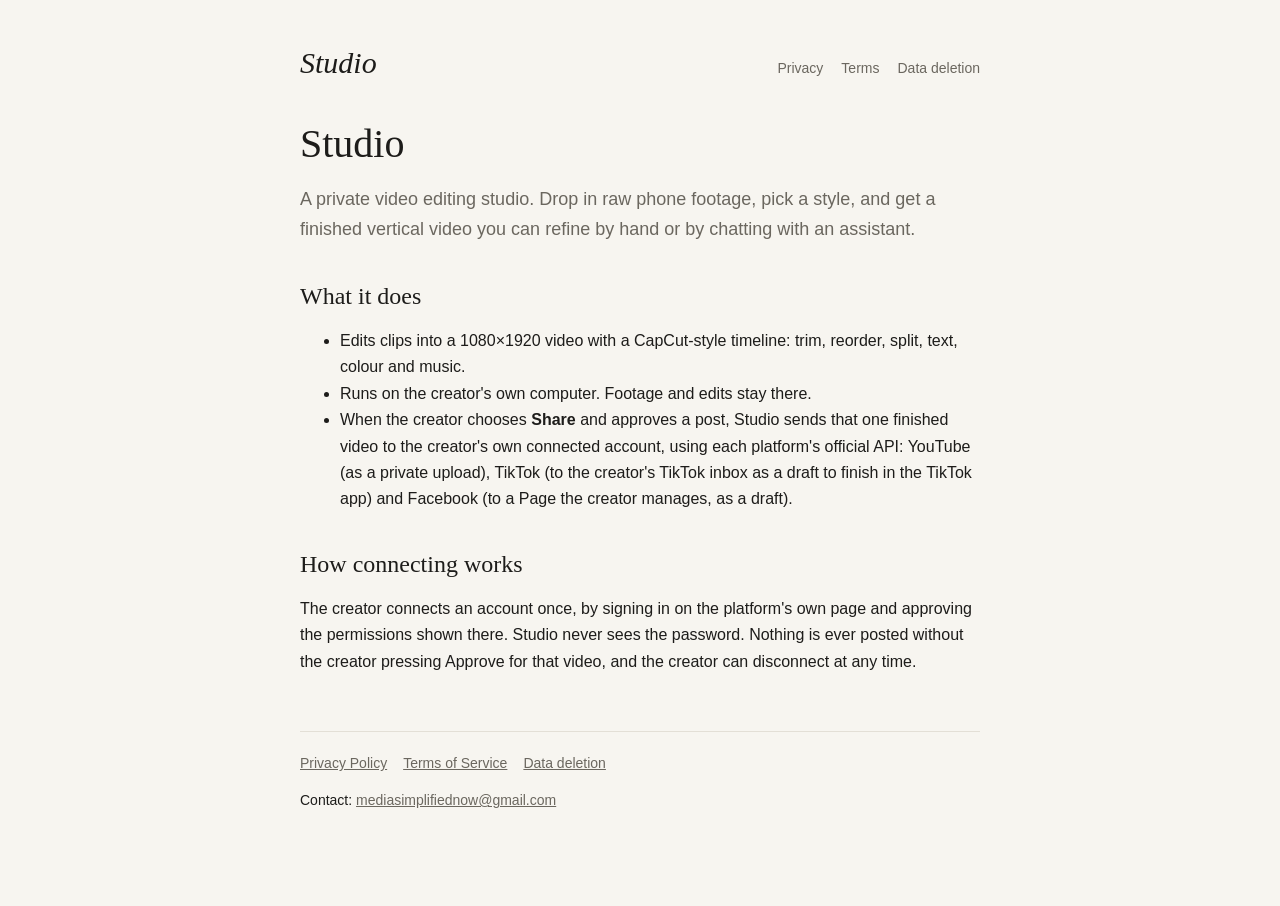
<file: index.html>
<!doctype html><html lang="en"><head><meta charset="utf-8"><meta name="viewport" content="width=device-width,initial-scale=1"><title>Studio</title><meta name="description" content="Studio is a private video editing studio that turns raw phone footage into finished short videos."><link rel="stylesheet" href="style.css"></head><body><main>
<header><a class="logo" href="./">Studio</a><nav><a href="privacy.html">Privacy</a><a href="terms.html">Terms</a><a href="data-deletion.html">Data deletion</a></nav></header>
<h1>Studio</h1>
<p class="lede">A private video editing studio. Drop in raw phone footage, pick a style, and get a finished vertical video you can refine by hand or by chatting with an assistant.</p>
<h2>What it does</h2>
<ul>
<li>Edits clips into a 1080×1920 video with a CapCut-style timeline: trim, reorder, split, text, colour and music.</li>
<li>Runs on the creator's own computer. Footage and edits stay there.</li>
<li>When the creator chooses <b>Share</b> and approves a post, Studio sends that one finished video to the creator's own connected account, using each platform's official API: YouTube (as a private upload), TikTok (to the creator's TikTok inbox as a draft to finish in the TikTok app) and Facebook (to a Page the creator manages, as a draft).</li>
</ul>
<h2>How connecting works</h2>
<p>The creator connects an account once, by signing in on the platform's own page and approving the permissions shown there. Studio never sees the password. Nothing is ever posted without the creator pressing Approve for that video, and the creator can disconnect at any time.</p>
<footer><a href="privacy.html">Privacy Policy</a><a href="terms.html">Terms of Service</a><a href="data-deletion.html">Data deletion</a><p>Contact: <a href="mailto:mediasimplifiednow@gmail.com">mediasimplifiednow@gmail.com</a></p></footer>
</main></body></html>
</file>
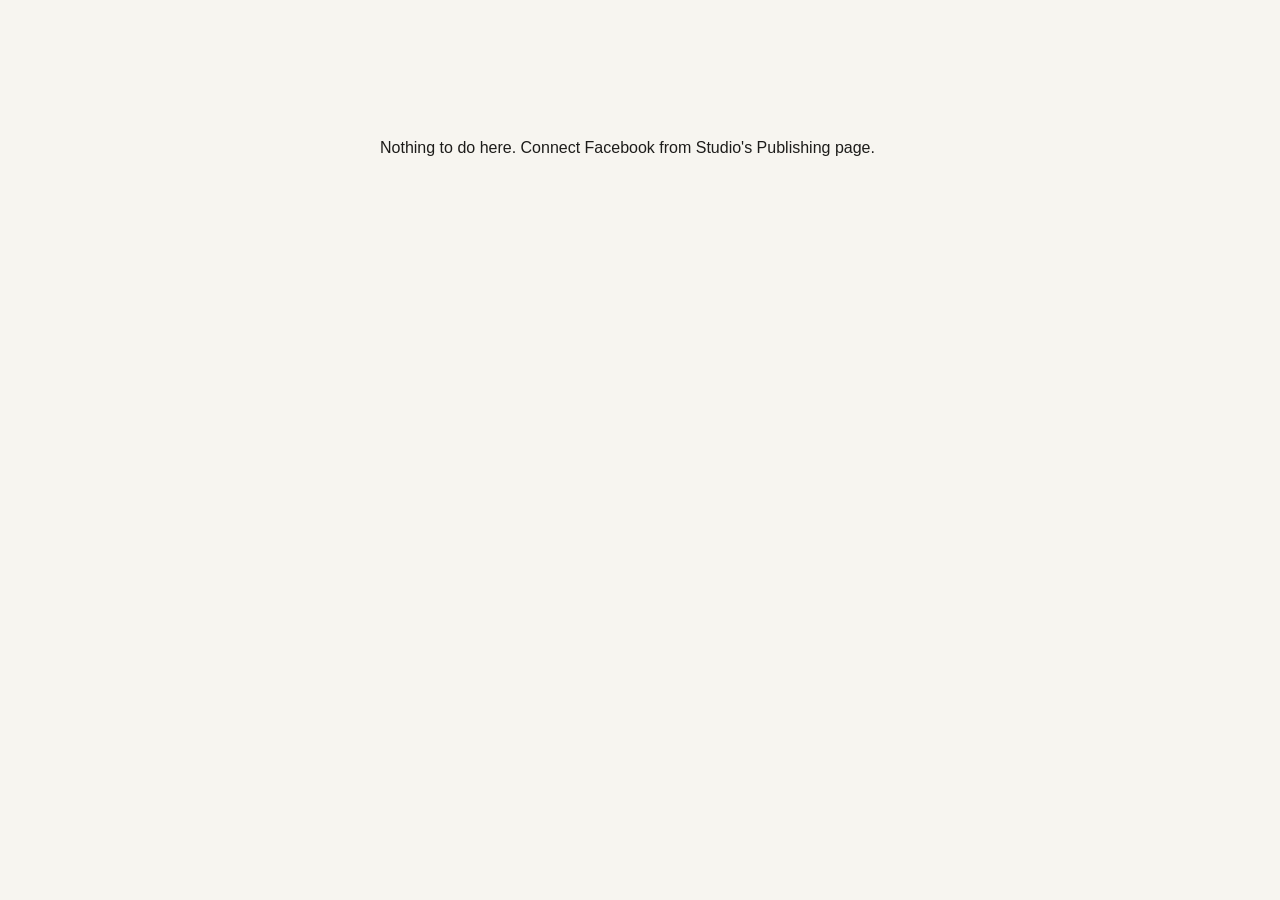
<file: connect/meta/index.html>
<!doctype html>
<html lang="en">
<head>
<meta charset="utf-8">
<meta name="viewport" content="width=device-width,initial-scale=1">
<meta name="referrer" content="no-referrer">
<title>Returning to Studio</title>
<style>body{margin:0;font:16px/1.6 -apple-system,BlinkMacSystemFont,sans-serif;background:#f7f5f0;color:#1d1c1a}main{max-width:520px;margin:15vh auto;padding:0 20px}a{color:inherit}</style>
</head>
<body>
<main>
<p id="msg">Returning to Studio on your computer…</p>
</main>
<script>
// Facebook sends you back here after you approve Studio (Facebook needs a fixed https address).
// This page only forwards Facebook's one-time sign-in code to the Studio running on your own computer.
// It stores nothing, loads nothing else and sends nothing anywhere else.
(function () {
  var STUDIO = "http://127.0.0.1:8765/api/publish/meta/callback";
  var q = new URLSearchParams(location.search);
  var ok = q.has("state") && (q.has("code") || q.has("error"));
  var msg = document.getElementById("msg");
  if (!ok) { msg.textContent = "Nothing to do here. Connect Facebook from Studio's Publishing page."; return; }
  var keep = new URLSearchParams();
  ["code", "state", "error", "error_reason", "error_description"].forEach(function (k) { if (q.has(k)) keep.set(k, q.get(k)); });
  history.replaceState(null, "", location.pathname);          // don't leave the code in this page's history entry
  location.replace(STUDIO + "?" + keep.toString());
  setTimeout(function () {
    msg.innerHTML = "If nothing happened, make sure Studio is running on this computer, then <a href=\"" +
      STUDIO + "?" + keep.toString().replace(/"/g, "") + "\">continue to Studio</a>.";
  }, 4000);
})();
</script>
</body>
</html>
</file>
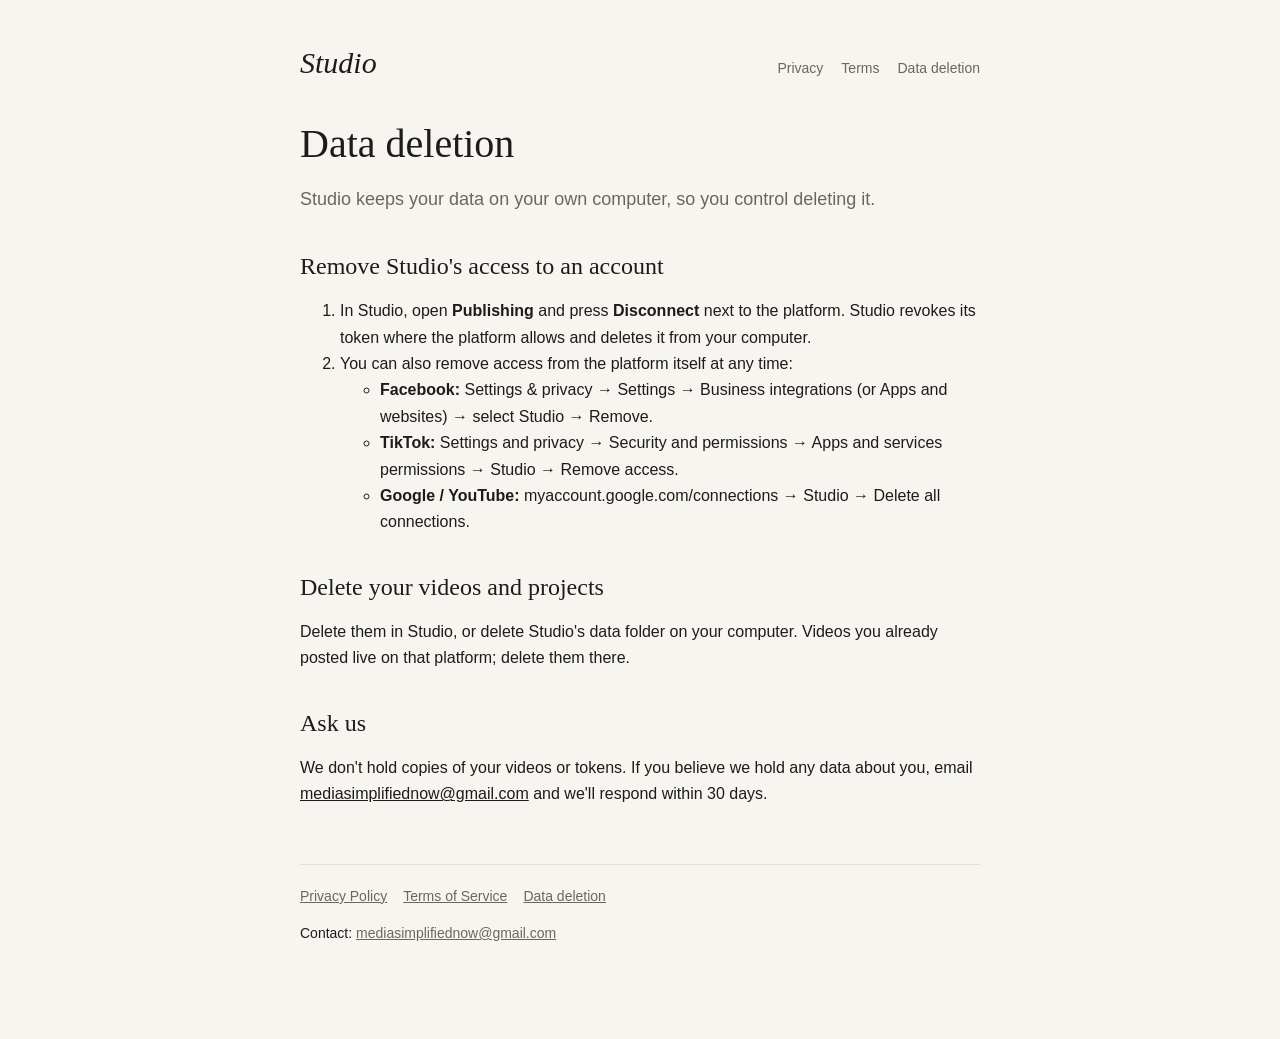
<file: data-deletion.html>
<!doctype html><html lang="en"><head><meta charset="utf-8"><meta name="viewport" content="width=device-width,initial-scale=1"><title>Data deletion · Studio</title><meta name="description" content="How to delete your data and remove Studio's access."><link rel="stylesheet" href="style.css"></head><body><main>
<header><a class="logo" href="./">Studio</a><nav><a href="privacy.html">Privacy</a><a href="terms.html">Terms</a><a href="data-deletion.html">Data deletion</a></nav></header>
<h1>Data deletion</h1>
<p class="lede">Studio keeps your data on your own computer, so you control deleting it.</p>
<h2>Remove Studio's access to an account</h2>
<ol>
<li>In Studio, open <b>Publishing</b> and press <b>Disconnect</b> next to the platform. Studio revokes its token where the platform allows and deletes it from your computer.</li>
<li>You can also remove access from the platform itself at any time:
<ul>
<li><b>Facebook:</b> Settings &amp; privacy → Settings → Business integrations (or Apps and websites) → select Studio → Remove.</li>
<li><b>TikTok:</b> Settings and privacy → Security and permissions → Apps and services permissions → Studio → Remove access.</li>
<li><b>Google / YouTube:</b> myaccount.google.com/connections → Studio → Delete all connections.</li>
</ul></li>
</ol>
<h2>Delete your videos and projects</h2>
<p>Delete them in Studio, or delete Studio's data folder on your computer. Videos you already posted live on that platform; delete them there.</p>
<h2>Ask us</h2>
<p>We don't hold copies of your videos or tokens. If you believe we hold any data about you, email <a href="mailto:mediasimplifiednow@gmail.com">mediasimplifiednow@gmail.com</a> and we'll respond within 30 days.</p>
<footer><a href="privacy.html">Privacy Policy</a><a href="terms.html">Terms of Service</a><a href="data-deletion.html">Data deletion</a><p>Contact: <a href="mailto:mediasimplifiednow@gmail.com">mediasimplifiednow@gmail.com</a></p></footer>
</main></body></html>
</file>
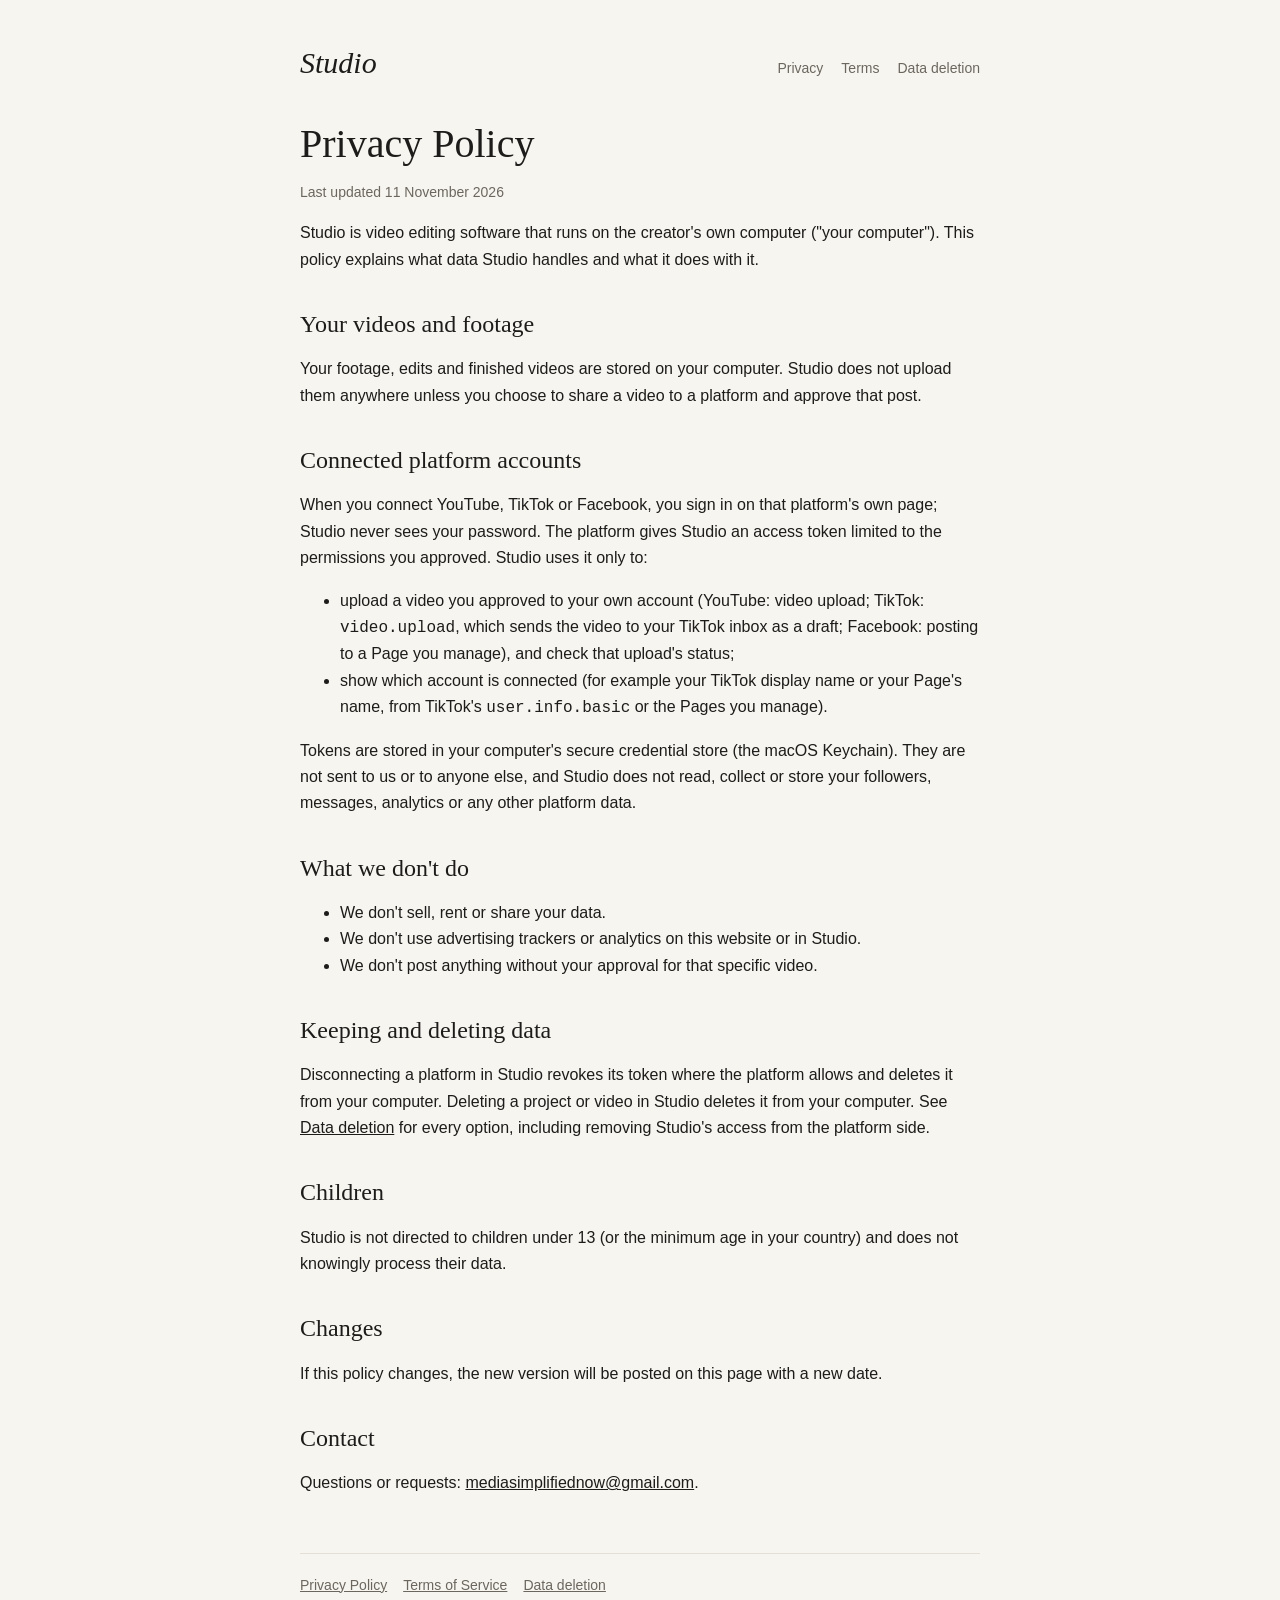
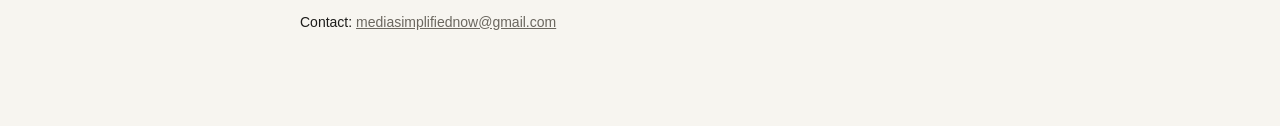
<file: privacy.html>
<!doctype html><html lang="en"><head><meta charset="utf-8"><meta name="viewport" content="width=device-width,initial-scale=1"><title>Privacy Policy · Studio</title><meta name="description" content="How Studio handles your data."><link rel="stylesheet" href="style.css"></head><body><main>
<header><a class="logo" href="./">Studio</a><nav><a href="privacy.html">Privacy</a><a href="terms.html">Terms</a><a href="data-deletion.html">Data deletion</a></nav></header>
<h1>Privacy Policy</h1>
<p class="meta">Last updated 11 November 2026</p>
<p>Studio is video editing software that runs on the creator's own computer ("your computer"). This policy explains what data Studio handles and what it does with it.</p>
<h2>Your videos and footage</h2>
<p>Your footage, edits and finished videos are stored on your computer. Studio does not upload them anywhere unless you choose to share a video to a platform and approve that post.</p>
<h2>Connected platform accounts</h2>
<p>When you connect YouTube, TikTok or Facebook, you sign in on that platform's own page; Studio never sees your password. The platform gives Studio an access token limited to the permissions you approved. Studio uses it only to:</p>
<ul>
<li>upload a video you approved to your own account (YouTube: video upload; TikTok: <code>video.upload</code>, which sends the video to your TikTok inbox as a draft; Facebook: posting to a Page you manage), and check that upload's status;</li>
<li>show which account is connected (for example your TikTok display name or your Page's name, from TikTok's <code>user.info.basic</code> or the Pages you manage).</li>
</ul>
<p>Tokens are stored in your computer's secure credential store (the macOS Keychain). They are not sent to us or to anyone else, and Studio does not read, collect or store your followers, messages, analytics or any other platform data.</p>
<h2>What we don't do</h2>
<ul>
<li>We don't sell, rent or share your data.</li>
<li>We don't use advertising trackers or analytics on this website or in Studio.</li>
<li>We don't post anything without your approval for that specific video.</li>
</ul>
<h2>Keeping and deleting data</h2>
<p>Disconnecting a platform in Studio revokes its token where the platform allows and deletes it from your computer. Deleting a project or video in Studio deletes it from your computer. See <a href="data-deletion.html">Data deletion</a> for every option, including removing Studio's access from the platform side.</p>
<h2>Children</h2>
<p>Studio is not directed to children under 13 (or the minimum age in your country) and does not knowingly process their data.</p>
<h2>Changes</h2>
<p>If this policy changes, the new version will be posted on this page with a new date.</p>
<h2>Contact</h2>
<p>Questions or requests: <a href="mailto:mediasimplifiednow@gmail.com">mediasimplifiednow@gmail.com</a>.</p>
<footer><a href="privacy.html">Privacy Policy</a><a href="terms.html">Terms of Service</a><a href="data-deletion.html">Data deletion</a><p>Contact: <a href="mailto:mediasimplifiednow@gmail.com">mediasimplifiednow@gmail.com</a></p></footer>
</main></body></html>
</file>
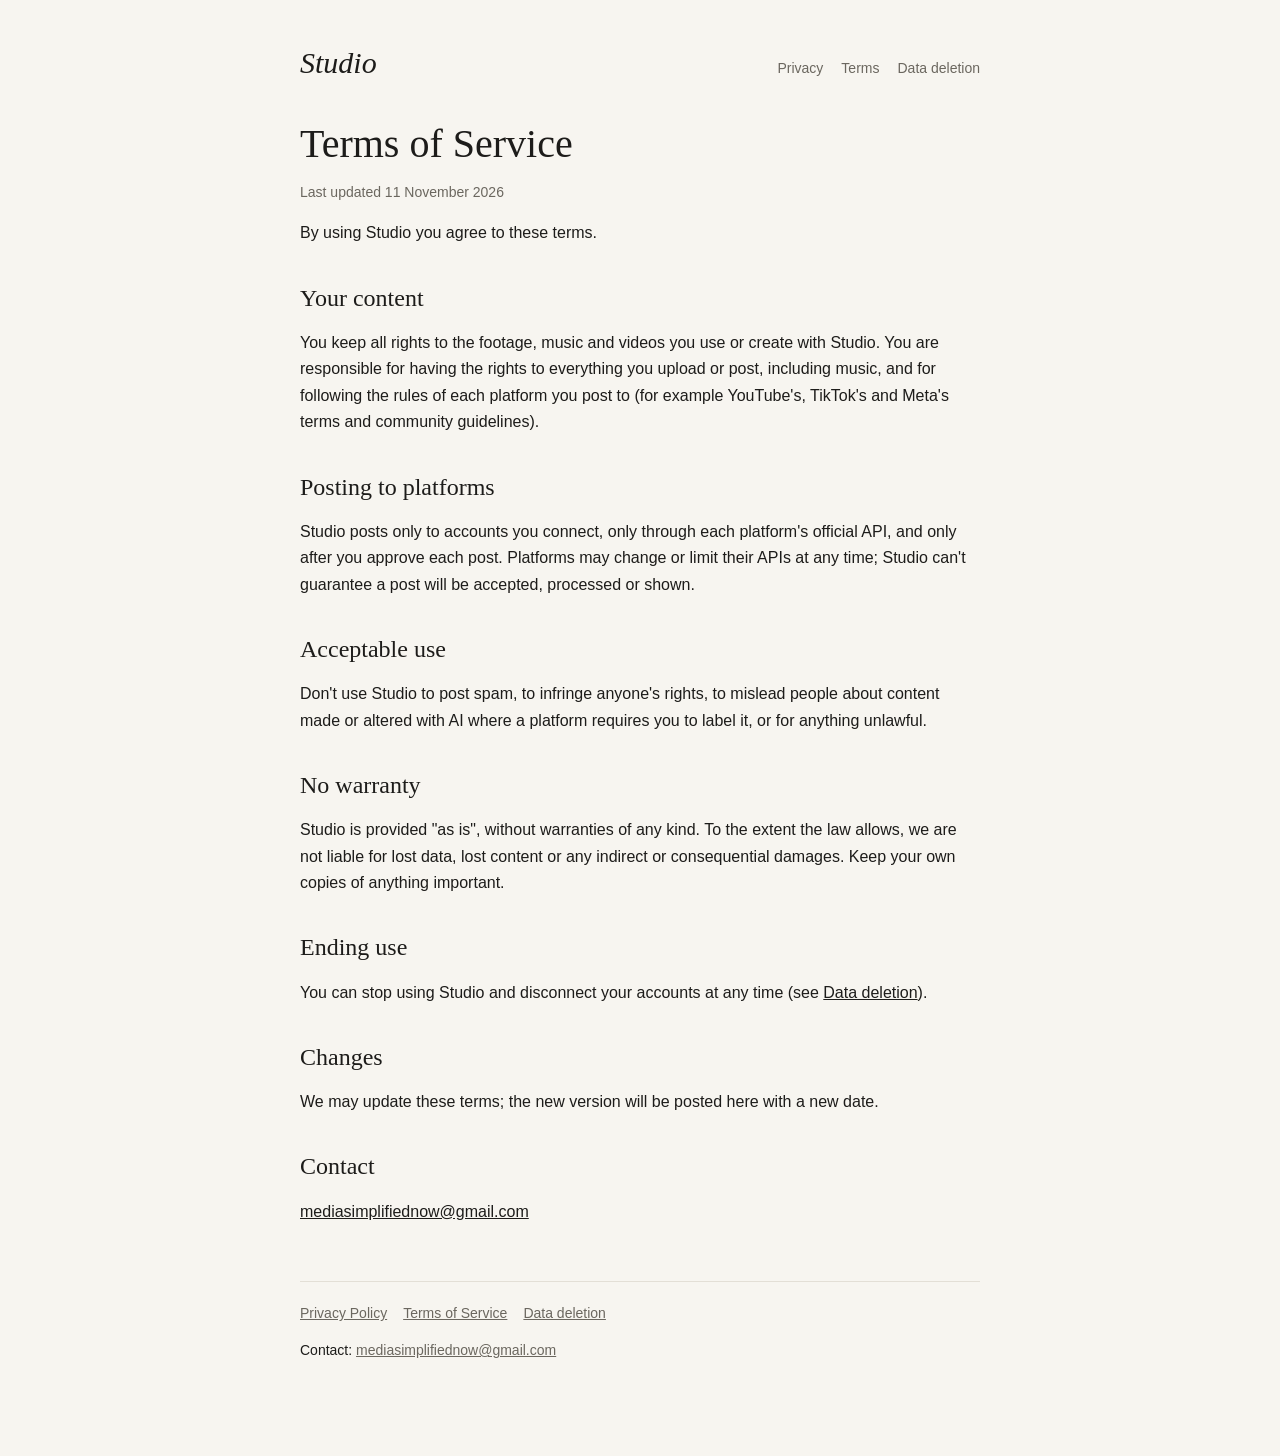
<file: terms.html>
<!doctype html><html lang="en"><head><meta charset="utf-8"><meta name="viewport" content="width=device-width,initial-scale=1"><title>Terms of Service · Studio</title><meta name="description" content="The terms for using Studio."><link rel="stylesheet" href="style.css"></head><body><main>
<header><a class="logo" href="./">Studio</a><nav><a href="privacy.html">Privacy</a><a href="terms.html">Terms</a><a href="data-deletion.html">Data deletion</a></nav></header>
<h1>Terms of Service</h1>
<p class="meta">Last updated 11 November 2026</p>
<p>By using Studio you agree to these terms.</p>
<h2>Your content</h2>
<p>You keep all rights to the footage, music and videos you use or create with Studio. You are responsible for having the rights to everything you upload or post, including music, and for following the rules of each platform you post to (for example YouTube's, TikTok's and Meta's terms and community guidelines).</p>
<h2>Posting to platforms</h2>
<p>Studio posts only to accounts you connect, only through each platform's official API, and only after you approve each post. Platforms may change or limit their APIs at any time; Studio can't guarantee a post will be accepted, processed or shown.</p>
<h2>Acceptable use</h2>
<p>Don't use Studio to post spam, to infringe anyone's rights, to mislead people about content made or altered with AI where a platform requires you to label it, or for anything unlawful.</p>
<h2>No warranty</h2>
<p>Studio is provided "as is", without warranties of any kind. To the extent the law allows, we are not liable for lost data, lost content or any indirect or consequential damages. Keep your own copies of anything important.</p>
<h2>Ending use</h2>
<p>You can stop using Studio and disconnect your accounts at any time (see <a href="data-deletion.html">Data deletion</a>).</p>
<h2>Changes</h2>
<p>We may update these terms; the new version will be posted here with a new date.</p>
<h2>Contact</h2>
<p><a href="mailto:mediasimplifiednow@gmail.com">mediasimplifiednow@gmail.com</a></p>
<footer><a href="privacy.html">Privacy Policy</a><a href="terms.html">Terms of Service</a><a href="data-deletion.html">Data deletion</a><p>Contact: <a href="mailto:mediasimplifiednow@gmail.com">mediasimplifiednow@gmail.com</a></p></footer>
</main></body></html>
</file>
<file: style.css>
:root { --paper:#f7f5f0; --ink:#1d1c1a; --muted:#6b675f; --line:#e3dfd6; --accent:#1d1c1a; }
@media (prefers-color-scheme: dark) { :root { --paper:#151412; --ink:#f2efe8; --muted:#a39e94; --line:#2c2a26; --accent:#f2efe8; } }
* { box-sizing: border-box; }
body { margin:0; background:var(--paper); color:var(--ink); font:16px/1.65 -apple-system, BlinkMacSystemFont, "Inter", "Segoe UI", sans-serif; }
main { max-width: 720px; margin: 0 auto; padding: 48px 20px 80px; }
header { display:flex; justify-content:space-between; align-items:baseline; gap:16px; flex-wrap:wrap; margin-bottom:40px; }
.logo { font: italic 30px/1 Georgia, "Times New Roman", serif; color:var(--ink); text-decoration:none; }
nav a { color:var(--muted); text-decoration:none; margin-left:18px; font-size:14px; }
nav a:hover, nav a[aria-current] { color:var(--ink); }
h1 { font: 400 40px/1.15 Georgia, "Times New Roman", serif; margin: 0 0 12px; }
h2 { font: 400 24px/1.3 Georgia, "Times New Roman", serif; margin: 36px 0 8px; }
p, li { color: var(--ink); }
.lede { color: var(--muted); font-size: 18px; }
.meta { color: var(--muted); font-size: 14px; }
a { color: var(--accent); }
footer { margin-top: 56px; padding-top: 20px; border-top: 1px solid var(--line); color: var(--muted); font-size: 14px; }
footer a { color: var(--muted); margin-right: 16px; }
</file>
